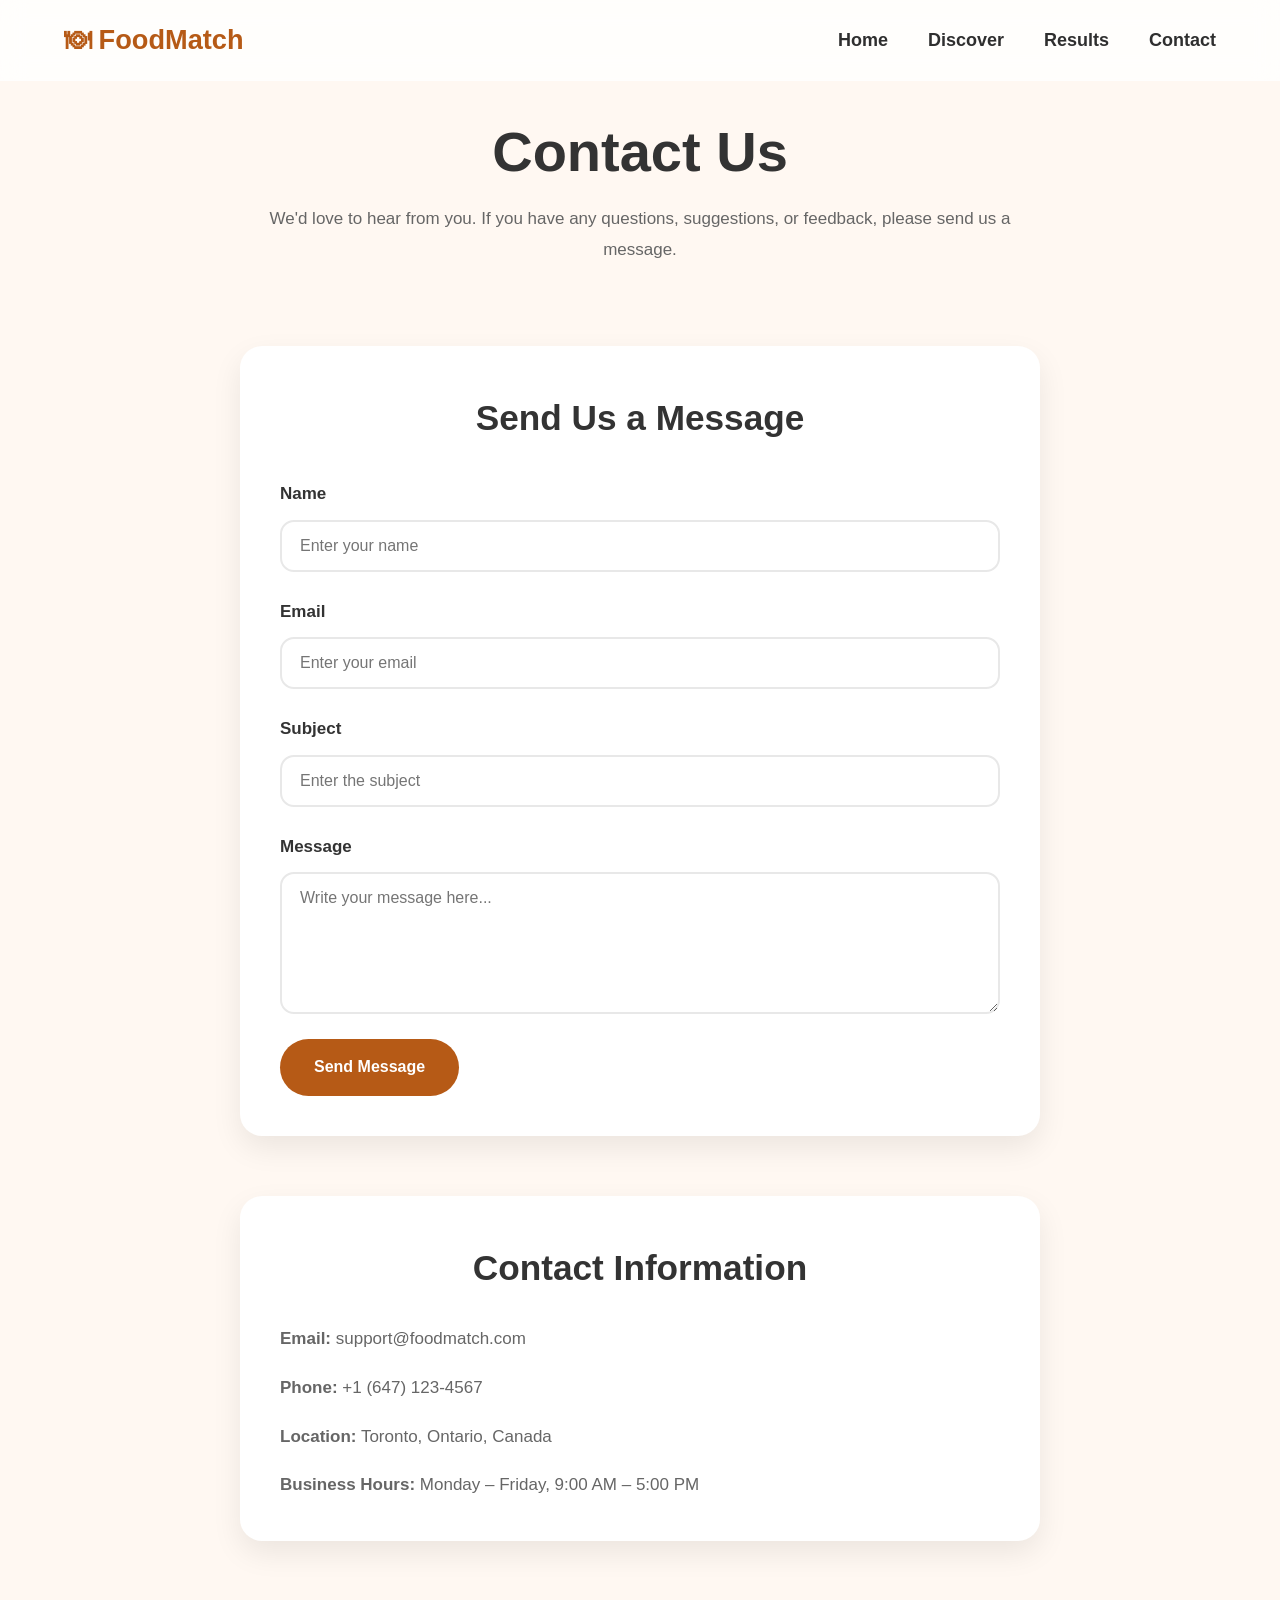
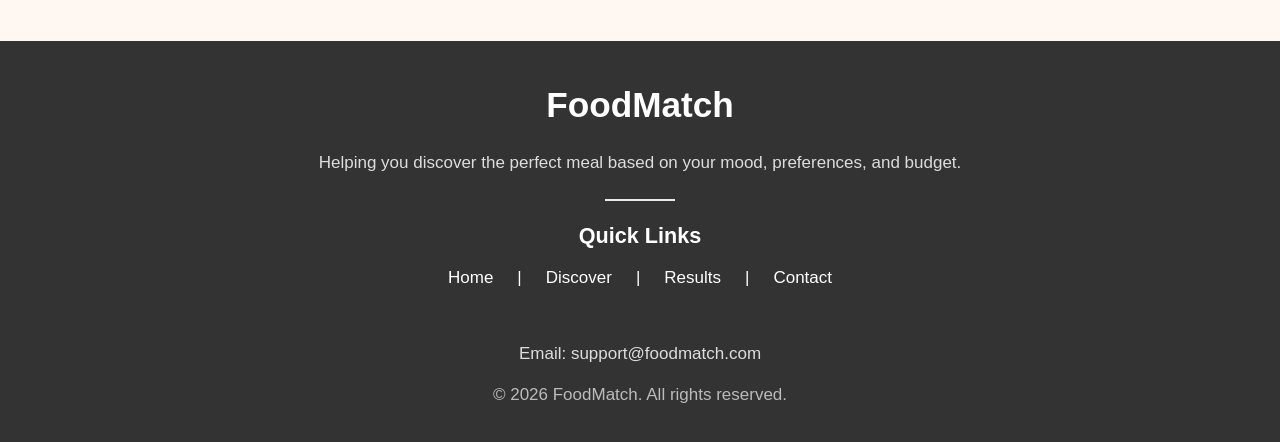
<file: Food Match/contact.html>
<!DOCTYPE html>
<html lang="en">

<head>

    <meta charset="UTF-8">

    <meta name="viewport" content="width=device-width, initial-scale=1.0">

    <title>FoodMatch | Contact</title>

    <link rel="stylesheet" href="css/style.css">

</head>

<body>

    <!-- Header -->

    <header class="header">

        <div class="container header-container">

            <h2 class="logo">🍽 FoodMatch</h2>

            <nav class="navbar">

                <a href="index.html">Home</a>

                <a href="discover.html">Discover</a>

                <a href="results.html">Results</a>

                <a href="contact.html">Contact</a>

            </nav>

        </div>

    </header>

    <main>

        <!-- =====================================================
             Page Intro
        ====================================================== -->

        <section class="page-intro contact-intro">

            <div class="container">

                <h1>Contact Us</h1>

                <p>
                    We'd love to hear from you. If you have any questions,
                    suggestions, or feedback, please send us a message.
                </p>

            </div>

        </section>

        <!-- =====================================================
             Contact Form
        ====================================================== -->

        <section class="contact-form">

            <div class="container">

                <h2>Send Us a Message</h2>

                <form id="contact-form" action="#" method="post" autocomplete="on">

                    <label for="name">Name</label>

                    <input
                        type="text"
                        id="name"
                        name="name"
                        placeholder="Enter your name"
                        required
                        minlength="2"
                        maxlength="50">

                    <label for="email">Email</label>

                    <input
                        type="email"
                        id="email"
                        name="email"
                        placeholder="Enter your email"
                        required>

                    <label for="subject">Subject</label>

                    <input
                        type="text"
                        id="subject"
                        name="subject"
                        placeholder="Enter the subject"
                        required
                        minlength="3"
                        maxlength="100">

                    <label for="message">Message</label>

                    <textarea
                        id="message"
                        name="message"
                        rows="6"
                        placeholder="Write your message here..."
                        required
                        minlength="10"
                        maxlength="500"></textarea>

                    <button type="submit">

                        Send Message

                    </button>

                </form>

            </div>

        </section>

        <!-- =====================================================
             Contact Information
        ====================================================== -->

        <section class="contact-information">

            <div class="container">

                <h2>Contact Information</h2>

                <p><strong>Email:</strong> support@foodmatch.com</p>

                <p><strong>Phone:</strong> +1 (647) 123-4567</p>

                <p><strong>Location:</strong> Toronto, Ontario, Canada</p>

                <p><strong>Business Hours:</strong> Monday – Friday, 9:00 AM – 5:00 PM</p>

            </div>

        </section>

    </main>

    <!-- Footer -->

    <footer class="footer">

        <div class="container">

            <h2>FoodMatch</h2>

            <p>
                Helping you discover the perfect meal based on your mood,
                preferences, and budget.
            </p>

            <hr>

            <h3>Quick Links</h3>

            <nav>

                <a href="index.html">Home</a> |

                <a href="discover.html">Discover</a> |

                <a href="results.html">Results</a> |

                <a href="contact.html">Contact</a>

            </nav>

            <br>

            <p>Email: support@foodmatch.com</p>

            <p>© 2026 FoodMatch. All rights reserved.</p>

        </div>

    </footer>

    <script src="js/contact.js"></script>

</body>

</html>
</file>
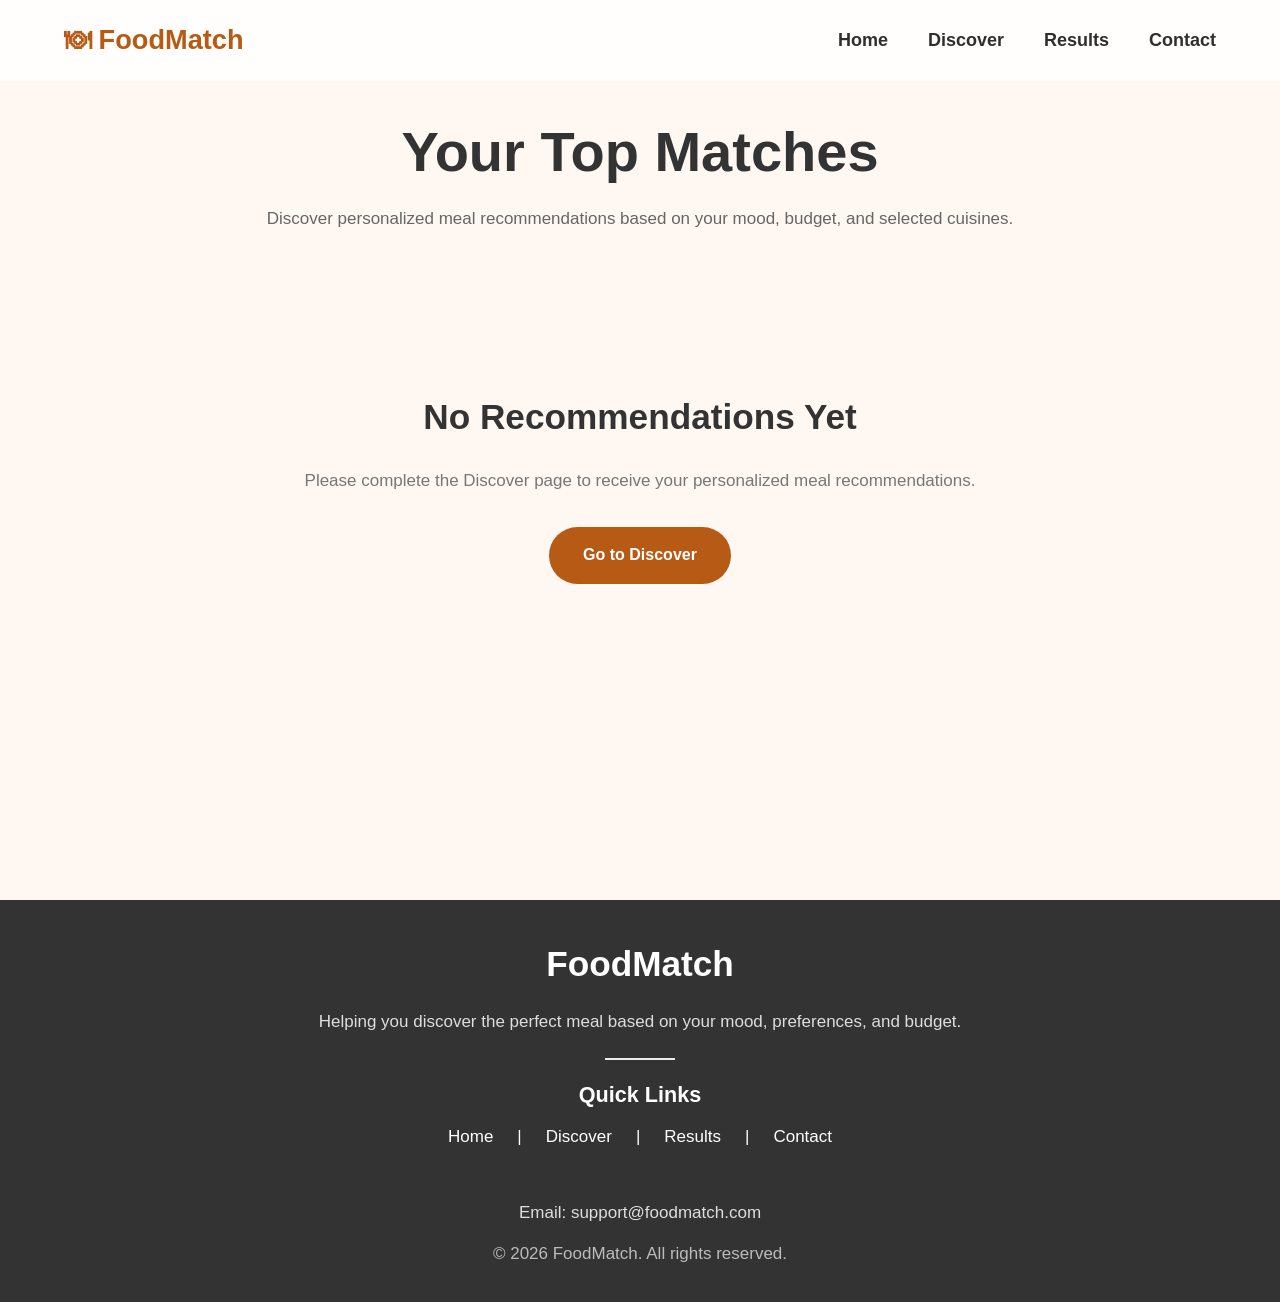
<file: Food Match/details.html>
<!DOCTYPE html>
<html lang="en">

<head>

    <meta charset="UTF-8">
    <meta name="viewport" content="width=device-width, initial-scale=1.0">

    <title>FoodMatch | Meal Details</title>

    <link rel="stylesheet" href="css/style.css">

</head>

<body>

    <!-- =====================================================
         Header
    ====================================================== -->

    <header class="header">

        <div class="container header-container">

            <h2 class="logo">🍽 FoodMatch</h2>

            <nav class="navbar">

                <a href="index.html">Home</a>
                <a href="discover.html">Discover</a>
                <a href="results.html">Results</a>
                <a href="contact.html">Contact</a>

            </nav>

        </div>

    </header>


    <!-- =====================================================
         Main
    ====================================================== -->

    <main>

        <!-- =====================================================
             Page Intro
        ====================================================== -->

        <section class="page-intro details-intro">

            <div class="container">

                <h1>Meal Details</h1>

                <p>

                    Discover more about your recommended meal,
                    including its ingredients and preparation.

                </p>

            </div>

        </section>


        <!-- =====================================================
             Meal Card
        ====================================================== -->

        <section class="meal-details">

            <div class="container">

                <article class="detail-card">

                    <img
                        id="meal-image"
                        src=""
                        alt="Meal Image">

                    <div class="detail-content">

                        <h2 id="meal-name"></h2>

                        <p
                            id="meal-info"
                            class="meal-category">
                        </p>

                        <p
                            id="meal-description"
                            class="meal-description">
                        </p>

                    </div>

                </article>

            </div>

        </section>


        <!-- =====================================================
             Ingredients + Preparation
        ====================================================== -->

        <section class="meal-information">

            <div class="container">

                <!-- Ingredients -->

                <div class="ingredients">

                    <h2>Ingredients</h2>

                    <ul id="ingredients-list">

                        <!-- Generated by JavaScript -->

                    </ul>

                </div>


                <!-- Preparation -->

                <div class="preparation">

                    <h2>Preparation</h2>

                    <div id="meal-instructions">

                        <!-- Generated by JavaScript -->

                    </div>

                </div>

            </div>

        </section>


        <!-- =====================================================
             Back Button
        ====================================================== -->

    <div class="back-button">

    <div class="container">

        <button type="button" onclick="history.back()">
            ← Back
        </button>

    </div>

</div>

        </section>

    </main>


    <!-- =====================================================
         Footer
    ====================================================== -->

    <footer class="footer">

        <div class="container">

            <h2>FoodMatch</h2>

            <p>

                Helping you discover the perfect meal
                based on your mood, preferences,
                and budget.

            </p>

            <hr>

            <h3>Quick Links</h3>

            <nav>

                <a href="index.html">Home</a> |

                <a href="discover.html">Discover</a> |

                <a href="results.html">Results</a> |

                <a href="contact.html">Contact</a>

            </nav>

            <br>

            <p>Email: support@foodmatch.com</p>

            <p>© 2026 FoodMatch. All rights reserved.</p>

        </div>

    </footer>

    <script src="js/details.js"></script>

</body>

</html>
</file>
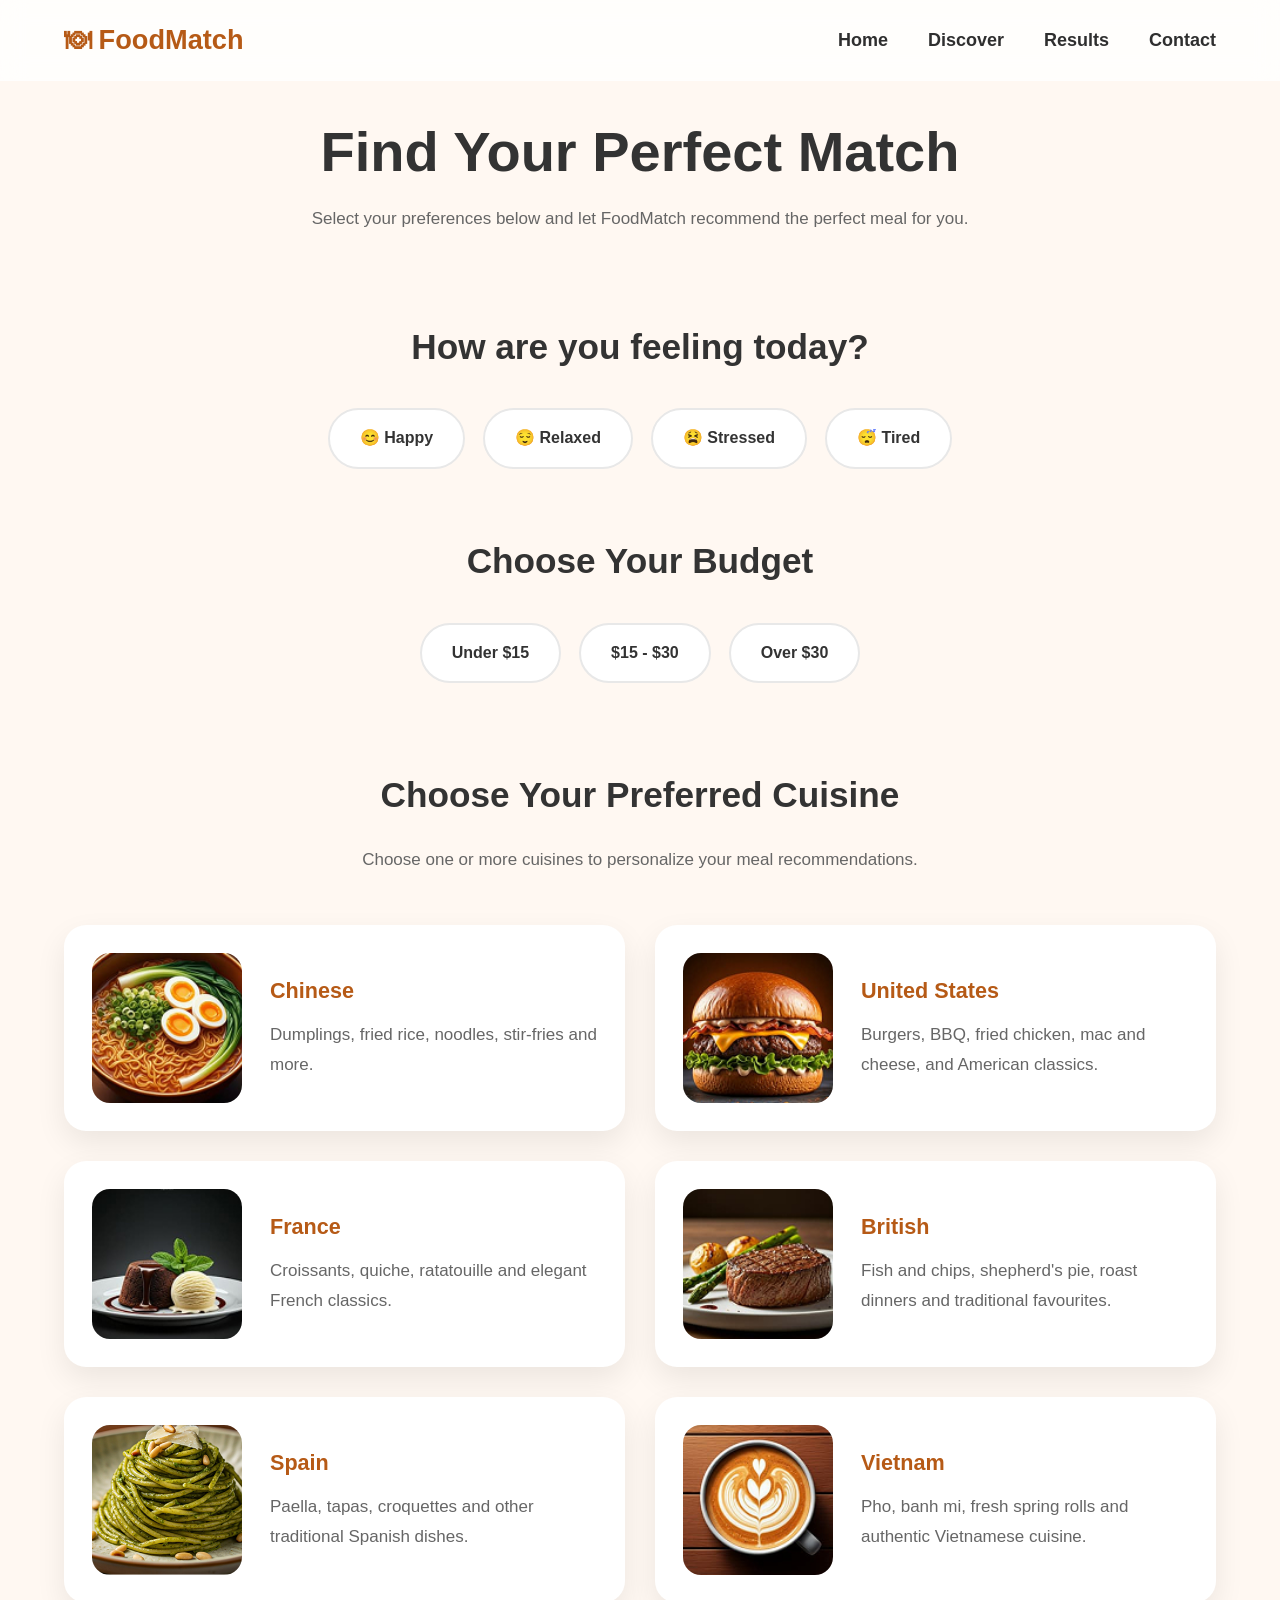
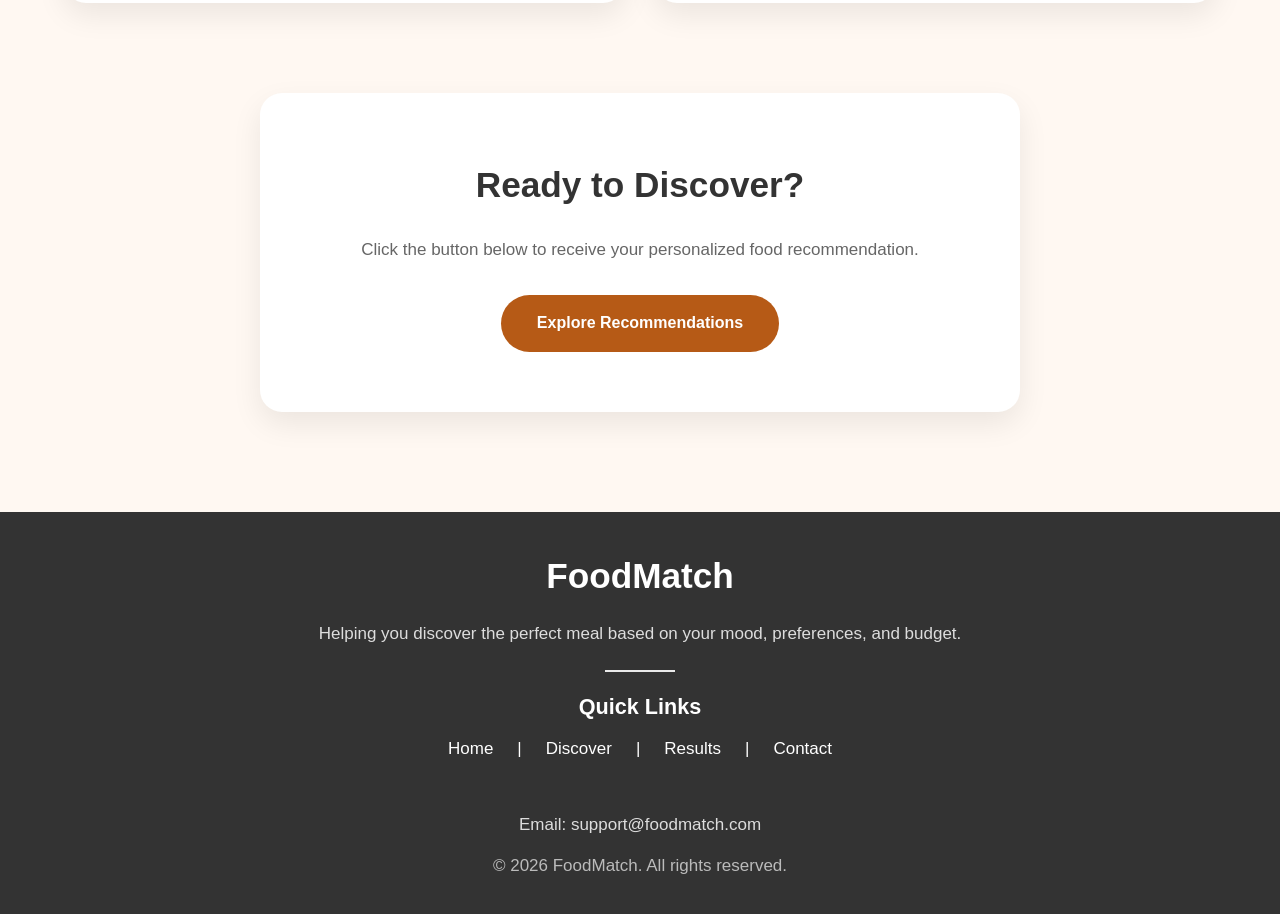
<file: Food Match/discover.html>
<!DOCTYPE html>
<html lang="en">

<head>
    <meta charset="UTF-8">
    <meta name="viewport" content="width=device-width, initial-scale=1.0">
    <title>FoodMatch | Discover</title>
    <link rel="stylesheet" href="css/style.css">
</head>

<body>

    <!-- =====================================================
         Header
    ====================================================== -->

    <header class="header">

        <div class="container header-container">

            <h2 class="logo">🍽 FoodMatch</h2>

            <nav class="navbar">

                <a href="index.html">Home</a>
                <a href="discover.html">Discover</a>
                <a href="results.html">Results</a>
                <a href="contact.html">Contact</a>

            </nav>

        </div>

    </header>


    <!-- =====================================================
         Main
    ====================================================== -->

    <main>

        <!-- ---------- Introduction ---------- -->

        <section class="page-intro discover-intro">

            <div class="container">

                <h1>Find Your Perfect Match</h1>

                <p>
                    Select your preferences below and let FoodMatch
                    recommend the perfect meal for you.
                </p>

            </div>

        </section>


        <!-- ---------- Mood Selection ---------- -->

        <section class="mood">

            <div class="container">

                <h2>How are you feeling today?</h2>

                <div class="option-buttons">

                    <button>😊 Happy</button>

                    <button>😌 Relaxed</button>

                    <button>😫 Stressed</button>

                    <button>😴 Tired</button>

                </div>

            </div>

        </section>


        <!-- ---------- Budget ---------- -->

        <section class="budget">

            <div class="container">

                <h2>Choose Your Budget</h2>

                <div class="option-buttons">

                    <button>Under $15</button>

                    <button>$15 - $30</button>

                    <button>Over $30</button>

                </div>

            </div>

        </section>


        <!-- ---------- Food Categories ---------- -->

        <section class="categories">

            <div class="container">

                <h2>Choose Your Preferred Cuisine</h2>

                <p>
                Choose one or more cuisines to personalize your meal recommendations.
               </p>

                <div class="category-grid">

                    <article class="category-card">

                        <img src="images/Chinese.jpg" alt="Chinese Cuisine">

                        <div class="category-content">

                            <h3>Chinese</h3>

                        <p>
                         Dumplings, fried rice, noodles, stir-fries and more.
                        </p>

                        </div>

                    </article>


                    <article class="category-card">

                        <img src="images/United States.jpg" alt="United States Cuisine">

                        <div class="category-content">

                            <h3>United States</h3>

                         <p>
                             Burgers, BBQ, fried chicken, mac and cheese, and American classics.
                         </p>

                        </div>

                    </article>


                    <article class="category-card">

                        <img src="images/France.jpg" alt="France Cuisine">

                        <div class="category-content">

                            <h3>France</h3>

                         <p>
                             Croissants, quiche, ratatouille and elegant French classics.
                         </p> 

                        </div>

                    </article>


                    <article class="category-card">

                        <img src="images/British.jpg" alt="British Cuisine">

                        <div class="category-content">

                            <h3>British</h3>

                         <p>
                             Fish and chips, shepherd's pie, roast dinners and traditional favourites.
                         </p>

                        </div>

                    </article>


                    <article class="category-card">

                        <img src="images/Spain.jpg" alt="Spain">

                        <div class="category-content">

                            <h3>Spain</h3>

                         <p>
                             Paella, tapas, croquettes and other traditional Spanish dishes.
                         </p>

                        </div>

                    </article>


                    <article class="category-card">

                        <img src="images/Vietnam.jpg" alt="Vietnam Cuisine">

                        <div class="category-content">

                            <h3>Vietnam</h3>

                         <p>
                             Pho, banh mi, fresh spring rolls and authentic Vietnamese cuisine.
                         </p>

                        </div>

                    </article>

                </div>

            </div>

        </section>


        <!-- ---------- Call To Action ---------- -->

        <section class="discover-cta">

            <div class="container">

                <h2>Ready to Discover?</h2>

                <p>
                    Click the button below to receive your personalized food recommendation.
                </p>

                <a href="results.html">

                    <button>Explore Recommendations</button>

                </a>

            </div>

        </section>

    </main>


    <!-- =====================================================
         Footer
    ====================================================== -->

    <footer class="footer">

        <div class="container">

            <h2>FoodMatch</h2>

            <p>
                Helping you discover the perfect meal based on your mood,
                preferences, and budget.
            </p>

            <hr>

            <h3>Quick Links</h3>

            <nav>

                <a href="index.html">Home</a> |

                <a href="discover.html">Discover</a> |

                <a href="results.html">Results</a> |

                <a href="contact.html">Contact</a>

            </nav>

            <br>

            <p>Email: support@foodmatch.com</p>

            <p>© 2026 FoodMatch. All rights reserved.</p>

        </div>

    </footer>
    
<script src="js/discover.js"></script>

</body>

</html>
</file>
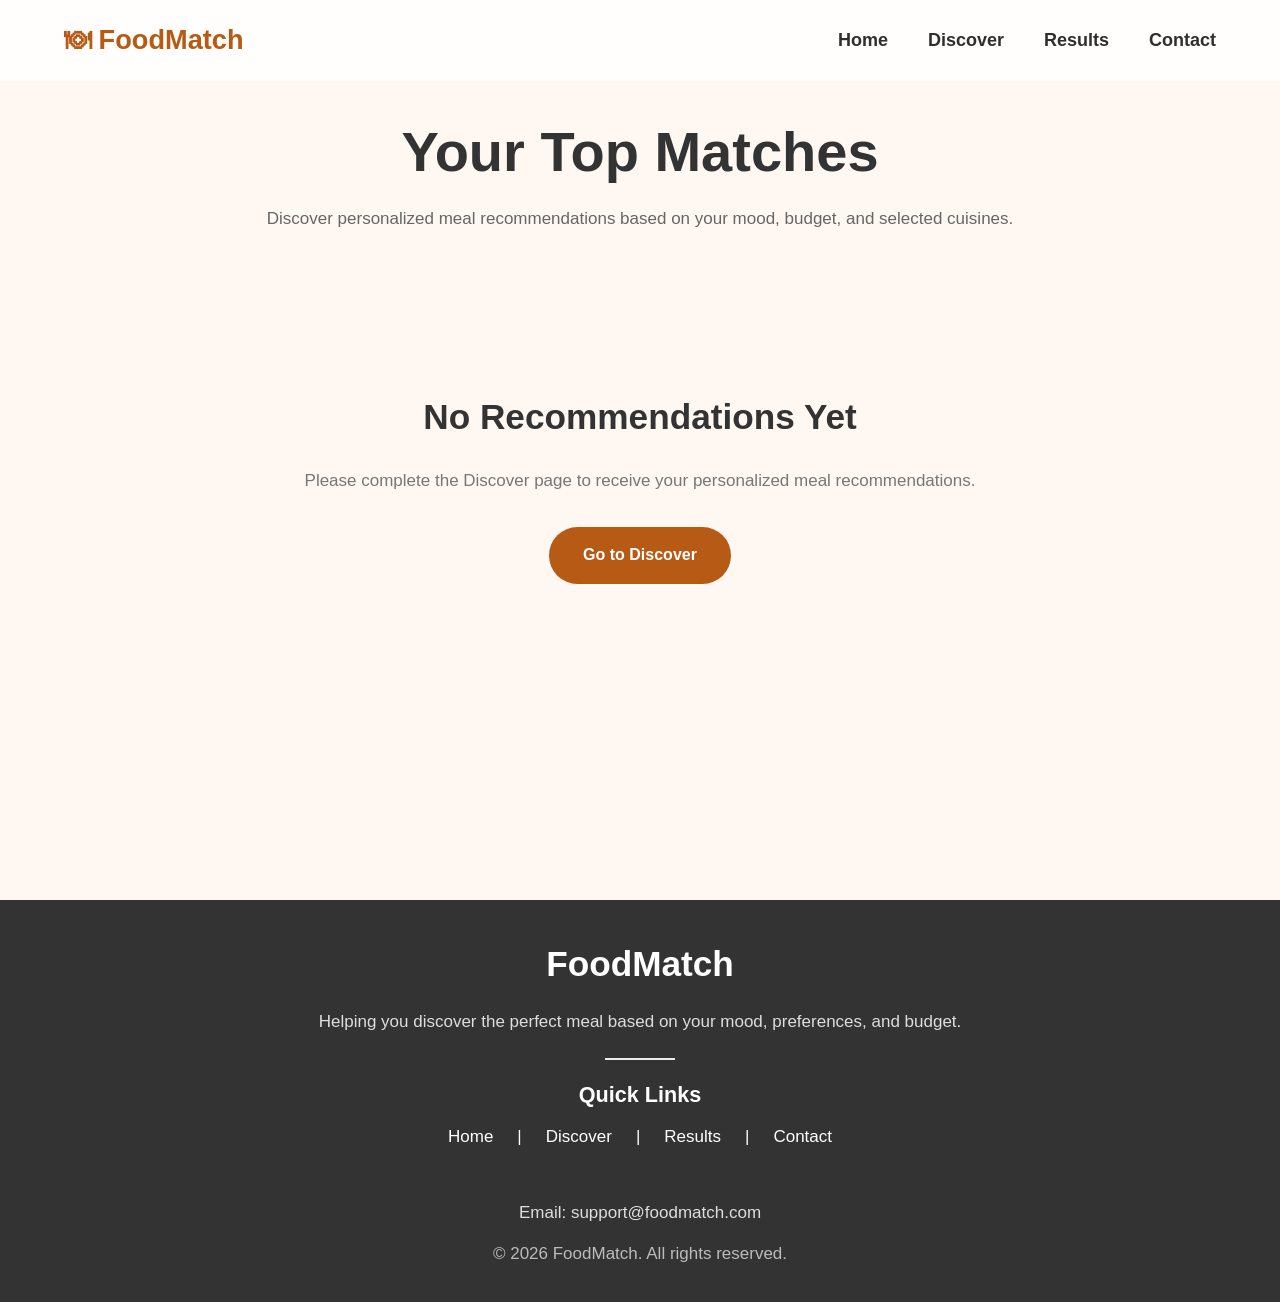
<file: Food Match/results.html>
<!DOCTYPE html>
<html lang="en">

<head>

    <meta charset="UTF-8">

    <meta name="viewport" content="width=device-width, initial-scale=1.0">

    <title>FoodMatch | Results</title>

    <link rel="stylesheet" href="css/style.css">

</head>

<body>

    <!-- =====================================================
         Header
    ====================================================== -->

    <header class="header">

        <div class="container header-container">

            <h2 class="logo">🍽 FoodMatch</h2>

            <nav class="navbar">

                <a href="index.html">Home</a>
                <a href="discover.html">Discover</a>
                <a href="results.html">Results</a>
                <a href="contact.html">Contact</a>

            </nav>

        </div>

    </header>


    <!-- =====================================================
         Main
    ====================================================== -->

    <main>

        <!-- ---------- Page Intro ---------- -->

        <section class="page-intro results-intro">

            <div class="container">

                <h1>Your Top Matches</h1>

                <p>
                    Discover personalized meal recommendations based on your mood,
                    budget, and selected cuisines.
                </p>

            </div>

        </section>


        <!-- ---------- User Preferences ---------- -->

        <section class="result-summary">

            <div class="container">

                <h2>Your Preferences</h2>

                <div class="selected-options" id="selected-options">

                    <!-- Generated by JavaScript -->

                </div>

            </div>

        </section>


        <!-- ---------- Restaurant Results ---------- -->

        <section class="restaurant-results">

            <div class="container">

                <!-- Empty State -->

                <div id="empty-state" style="display:none;">

                    <h2>No Recommendations Yet</h2>

                    <p>
                        Please complete the Discover page to receive your personalized meal recommendations.
                    </p>

                    <a href="discover.html">

                        <button>Go to Discover</button>

                    </a>

                </div>


                <!-- API Meal Cards -->

                <div id="results-container">

                    <!-- Generated by JavaScript -->

                </div>

            </div>

        </section>

    </main>


    <!-- =====================================================
         Footer
    ====================================================== -->

    <footer class="footer">

        <div class="container">

            <h2>FoodMatch</h2>

            <p>

                Helping you discover the perfect meal based on your mood,
                preferences, and budget.

            </p>

            <hr>

            <h3>Quick Links</h3>

            <nav>

                <a href="index.html">Home</a> |

                <a href="discover.html">Discover</a> |

                <a href="results.html">Results</a> |

                <a href="contact.html">Contact</a>

            </nav>

            <br>

            <p>Email: support@foodmatch.com</p>

            <p>© 2026 FoodMatch. All rights reserved.</p>

        </div>

    </footer>

    <script src="js/results.js"></script>

</body>

</html>
</file>
<file: Food Match/css/style.css>
/* =====================================================
   FOODMATCH STYLE.CSS
   Part 1
   Global Layout
===================================================== */



/* =====================================================
   RESET
===================================================== */

*{
    margin:0;
    padding:0;
    box-sizing:border-box;
}

html{
    scroll-behavior:smooth;
}

body{
    font-family:"Poppins", Arial, Helvetica, sans-serif;
    background:#FFF8F2;
    color:#2F2F2F;
    font-size:17px;
    line-height:1.8;
}

img{
    display:block;
    max-width:100%;
}

a{
    text-decoration:none;
    color:inherit;
}

button{
    border:none;
    cursor:pointer;
    font:inherit;
}

ul{
    list-style:none;
}



/* =====================================================
   GLOBAL
===================================================== */

:root{

    --primary:#B65A16;
    --primary-dark:#96440D;

    --background:#FFF8F2;
    --surface:#FFFFFF;

    --text:#2F2F2F;
    --text-light:#666666;

    --shadow:0 12px 30px rgba(0,0,0,.08);

    --radius:22px;

    --transition:.3s ease;

}

.container{

    width:min(1200px,90%);
    margin:0 auto;

}

section{

    padding:90px 0;

}

h1{

    font-size:3.5rem;
    line-height:1.15;
    margin-bottom:20px;

}

h2{

    font-size:2.2rem;
    margin-bottom:20px;
    text-align:center;

}

h3{

    font-size:1.35rem;

    font-weight:700;

    line-height:1.4;

    margin-bottom:12px;

}

h4{

    font-size:1.15rem;

    font-weight:600;

    color:var(--primary);

    line-height:1.5;

    margin-bottom:10px;

}

p{

    font-size:17px;

    line-height:1.8;

    color:var(--text-light);

}

button{

    background:var(--primary);
    color:white;

    padding:14px 34px;

    border-radius:999px;

    font-size:16px;

    font-weight:600;

    transition:var(--transition);

}

button:hover{

    background:var(--primary-dark);

    transform:translateY(-3px);

}

hr{

    border:none;

    height:1px;

    background:#E5E5E5;

    margin:35px 0;

}



/* =====================================================
   HEADER
===================================================== */

.header{

    position:fixed;

    top:0;
    left:0;

    width:100%;

    z-index:1000;

    border-bottom:1px solid #EEEEEE;

    background:rgba(255,255,255,.78);

    backdrop-filter:blur(12px);

    -webkit-backdrop-filter:blur(12px);

    border-bottom:1px solid rgba(255,255,255,.25);

}

.header-container{

    display:flex;

    justify-content:space-between;

    align-items:center;

    height:80px;

}

.logo{

    margin-bottom:0;

    color:var(--primary);

    font-size:1.7rem;

    font-weight:700;

}

.navbar{

    display:flex;

    gap:40px;

}

.navbar a{

    position:relative;

    font-weight:600;

    font-size:18px;

    transition:var(--transition);

}

.navbar a:hover{

    color:var(--primary);

}

.navbar a::after{

    content:"";

    position:absolute;

    left:0;

    bottom:-6px;

    width:0;

    height:2px;

    background:var(--primary);

    transition:var(--transition);

}

.navbar a:hover::after{

    width:100%;

}


/* =====================================================
   PAGE INTRO
===================================================== */

.page-intro{

    padding:120px 0 60px;

}

.page-intro .container{

    max-width:760px;

    text-align:center;

}

.page-intro h1{

    margin-bottom:20px;

    color:#333;

}

.page-intro p{

    color:#666;

}


/* =====================================================
   MAIN LAYOUT
===================================================== */

main{

    min-height:100vh;

}

main section:not(.hero){

    background:var(--background);

}

.card{

    background:var(--surface);

    border-radius:var(--radius);

    box-shadow:var(--shadow);

}

/* =====================================================
   HOME
===================================================== */


/* ---------- Hero ---------- */

.hero{

    position:relative;

    width:100%;

    height:100vh;

    display:flex;

    justify-content:center;

    align-items:center;

    overflow:hidden;

    padding:0;

}


/* ---------- Hero Video ---------- */

.hero-video{

    position:absolute;

    inset:0;

    width:100%;

    height:100%;

    object-fit:cover;

    object-position:center;

    z-index:-2;

}


/* ---------- Hero Overlay ---------- */

.hero-overlay{

    position:absolute;

    inset:0;

    background:rgba(0,0,0,.16);

    z-index:-1;

}


/* ---------- Hero Content ---------- */

.hero-content{

    max-width:460px;

    padding:32px 36px;

    text-align:center;

    border-radius:22px;

    background:rgba(255,255,255,.10);

    backdrop-filter:blur(8px);

    -webkit-backdrop-filter:blur(8px);

    box-shadow:0 10px 30px rgba(0,0,0,.12);

}


/* ---------- Hero Title ---------- */

.hero-content h1{

    color:#fff;

    margin-bottom:18px;

    text-shadow:0 3px 10px rgba(0,0,0,.35);

}


/* ---------- Hero Description ---------- */

.hero-content p{

    color:rgba(255,255,255,.95);

    margin-bottom:28px;

}


/* ---------- Hero Button ---------- */

.hero-content button{

    padding:14px 36px;

    border-radius:999px;

    background:var(--primary);

    color:#fff;

    transition:.3s;

}

.hero-content button:hover{

    background:var(--primary-dark);

    transform:translateY(-3px);

}


/* =====================================================
   FEATURES
===================================================== */

.features{

    padding:90px 0 55px;

}

.features .container{

    text-align:center;

}

.features h2{

    margin-bottom:55px;

    color:#333;

}

.feature-grid{

    display:grid;

    grid-template-columns:repeat(3,1fr);

    gap:35px;

}

.feature-card{

    background:#fff;

    padding:50px 38px;

    border-radius:22px;

    box-shadow:0 10px 28px rgba(0,0,0,.08);

    transition:.3s ease;

}

.feature-card:hover{

    transform:translateY(-8px);

    box-shadow:0 18px 40px rgba(0,0,0,.12);

}

.feature-card h3{

    margin-bottom:22px;

    color:var(--primary);

}

.feature-card p{

    color:#666;

}


/* =====================================================
   TODAY'S SUGGESTION
===================================================== */

.today{

    padding:40px 0 90px;

}

.today .container{

    text-align:center;

}

.today h2{

    color:#333;

    margin-bottom:45px;

}


/* ---------- Card ---------- */

.today-card{

    max-width:1050px;

    margin:0 auto;

    padding:45px;

    display:flex;

    align-items:center;

    gap:50px;

    background:#fff;

    border-radius:22px;

    box-shadow:0 12px 32px rgba(0,0,0,.08);

    transition:.3s ease;

}

.today-card:hover{

    transform:translateY(-8px);

    box-shadow:0 20px 45px rgba(0,0,0,.12);

}


/* ---------- Image ---------- */

.today-card img{

    width:300px;

    height:300px;

    object-fit:cover;

    border-radius:18px;

    flex-shrink:0;

}


/* ---------- Content ---------- */

.today-card-content{

    flex:1;

    display:flex;

    flex-direction:column;

    align-items:flex-start;

    text-align:left;

}


/* ---------- Badge ---------- */

.today-card-content h4{

    display:inline-block;

    padding:8px 18px;

    margin-bottom:18px;

    background:#FFF3E6;

    color:var(--primary);

    border-radius:999px;

    font-size:1rem;

}


/* ---------- Title ---------- */

.today-card-content h3{

    color:#333;

    margin-bottom:18px;

}


/* ---------- Description ---------- */

.today-card-content p{

    color:#666;

    margin-bottom:18px;

}


/* ---------- Rating ---------- */

.rating{

    font-size:1rem;

    font-weight:600;

    color:#444;

    margin-bottom:28px;

}


/* ---------- Button ---------- */

.today-card-content a{

    text-decoration:none;

}

.today-card-content button{

    padding:14px 36px;

    border-radius:999px;

    background:var(--primary);

    color:#fff;

    transition:.3s ease;

}

.today-card-content button:hover{

    background:var(--primary-dark);

    transform:translateY(-2px);

}

/* =====================================================
   DISCOVER
===================================================== */


/* ---------- Mood ---------- */

.mood{

    padding:20px 0 40px;

}

.mood .container{

    text-align:center;

}

.mood h2{

    margin-bottom:30px;

    color:#333;

}


/* ---------- Budget ---------- */

.budget{

    padding:20px 0 60px;

}

.budget .container{

    text-align:center;

}

.budget h2{

    margin-bottom:30px;

    color:#333;

}


/* ---------- Shared Buttons ---------- */

.option-buttons{

    display:flex;

    justify-content:center;

    flex-wrap:wrap;

    gap:18px;

}

.option-buttons button{

    padding:14px 30px;

    border-radius:999px;

    background:#fff;

    color:#333;

    border:2px solid #E8E8E8;

    transition:.3s ease;

}

.option-buttons button:hover{

    background:var(--primary);

    color:#fff;

    border-color:var(--primary);

    transform:translateY(-3px);

}


/* =====================================================
   CATEGORIES
===================================================== */

.categories{

    padding:20px 0 90px;

}

.categories .container{

    text-align:center;

}

.categories h2{

    color:#333;

    margin-bottom:18px;

}

.categories > .container > p{

    color:#666;

    margin-bottom:50px;

}


/* ---------- Grid ---------- */

.category-grid{

    display:grid;

    grid-template-columns:repeat(2,1fr);

    gap:30px;

}


/* ---------- Card ---------- */

.category-card{

    display:flex;

    align-items:center;

    gap:28px;

    padding:28px;

    background:#fff;

    border-radius:22px;

    box-shadow:0 12px 30px rgba(0,0,0,.08);

    transition:.3s ease;

    cursor:pointer;

}

.category-card:hover{

    transform:translateY(-6px);

    box-shadow:0 18px 40px rgba(0,0,0,.12);

}


/* ---------- Image ---------- */

.category-card img{

    width:150px;

    height:150px;

    object-fit:cover;

    border-radius:18px;

    flex-shrink:0;

}


/* ---------- Content ---------- */

.category-content{

    flex:1;

    text-align:left;

}

.category-content h3{

    color:var(--primary);

    margin-bottom:14px;

}

.category-content p{

    color:#666;

}


/* =====================================================
   CTA
===================================================== */

.discover-cta{

    padding:0 0 100px;

}

.discover-cta .container{

    max-width:760px;

    text-align:center;

    background:#fff;

    padding:60px 40px;

    border-radius:22px;

    box-shadow:0 12px 30px rgba(0,0,0,.08);

}

.discover-cta h2{

    color:#333;

    margin-bottom:18px;

}

.discover-cta p{

    color:#666;

    margin-bottom:30px;

}

.discover-cta a{

    text-decoration:none;

}

.discover-cta button{

    padding:14px 36px;

    border-radius:999px;

    background:var(--primary);

    color:#fff;

    transition:.3s ease;

}

.discover-cta button:hover{

    background:var(--primary-dark);

    transform:translateY(-3px);

}

/* Selected Mood & Budget Button */
.option-buttons button.active{

    background: var(--primary);

    color: #fff;

}

/* Selected Category */
.category-card.active{

    border: 3px solid var(--primary);

    transform: translateY(-6px);

}

/* =====================================================
   RESULTS
===================================================== */


/* ---------- Selected Preferences ---------- */

.result-summary{

    padding:20px 0 60px;

}

.result-summary .container{

    text-align:center;

}

.result-summary h2{

    color:#333;

    margin-bottom:30px;

}


/* ---------- Preference Tags ---------- */

.selected-options{

    display:flex;

    justify-content:center;

    flex-wrap:wrap;

    gap:18px;

}

.selected-options span{

    display:inline-block;

    padding:14px 26px;

    background:#fff;

    border:2px solid #E8E8E8;

    border-radius:999px;

    color:#333;

}


/* =====================================================
   RESTAURANT RESULTS
===================================================== */

.restaurant-results{

    padding:10px 0 100px;

}


/* ---------- Card Layout ---------- */

#results-container{

    display:flex;

    flex-direction:column;

    gap:45px;

}


/* ---------- Restaurant Card ---------- */

.restaurant-card{

    display:flex;

    align-items:center;

    gap:30px;

    padding:30px;

    background:#fff;

    border-radius:22px;

    box-shadow:0 12px 30px rgba(0,0,0,.08);

    transition:.3s ease;

}

.restaurant-card:hover{

    transform:translateY(-6px);

    box-shadow:0 18px 40px rgba(0,0,0,.12);

}


/* ---------- Image ---------- */

.restaurant-card img{

    width:220px;

    height:180px;

    object-fit:cover;

    border-radius:18px;

    flex-shrink:0;

}


/* ---------- Content ---------- */

.restaurant-content{

    flex:1;

}

.restaurant-content h3{

    color:var(--primary);

    margin-bottom:12px;

}

.meal-category{

    color:#888;

    margin-bottom:16px;

    font-weight:500;

}

.restaurant-content p{

    color:#666;

    margin-bottom:24px;

}


/* ---------- Button ---------- */

.restaurant-content a{

    text-decoration:none;

}

.restaurant-content button{

    padding:14px 34px;

    border-radius:999px;

    background:var(--primary);

    color:#fff;

    transition:.3s ease;

}

.restaurant-content button:hover{

    background:var(--primary-dark);

    transform:translateY(-3px);

}


/* =====================================================
   EMPTY STATE
===================================================== */

#empty-state{

    text-align:center;

    padding:80px 20px;

}

#empty-state h2{

    color:#333;

    margin-bottom:18px;

}

#empty-state p{

    color:#777;

    margin-bottom:30px;

    line-height:1.8;

}

#empty-state a{

    text-decoration:none;

}

#empty-state button{

    padding:14px 34px;

    border-radius:999px;

    background:var(--primary);

    color:#fff;

    transition:.3s ease;

}

#empty-state button:hover{

    background:var(--primary-dark);

    transform:translateY(-3px);

}

/* =====================================================
   DETAILS
===================================================== */


/* ---------- Meal Details ---------- */

.meal-details{

    padding:20px 0 60px;

}

.detail-card{

    display:flex;

    align-items:center;

    gap:30px;

    padding:30px;

    background:#fff;

    border-radius:22px;

    box-shadow:0 12px 30px rgba(0,0,0,.08);

    transition:.3s ease;

}

.detail-card:hover{

    transform:translateY(-6px);

    box-shadow:0 18px 40px rgba(0,0,0,.12);

}


/* ---------- Image ---------- */

.detail-card img{

    width:220px;

    height:180px;

    object-fit:cover;

    border-radius:18px;

    flex-shrink:0;

}


/* ---------- Content ---------- */

.detail-content{

    flex:1;

    text-align:left;

}

.detail-content h2{

    color:var(--primary);

    margin-bottom:12px;

    text-align:left;

}

.detail-content .meal-category{

    color:#888;

    margin-bottom:16px;

    font-weight:500;

}

.detail-content .meal-description{

    color:#666;

    line-height:1.8;

}


/* =====================================================
   MEAL INFORMATION
===================================================== */

.meal-information{

    padding:0 0 60px;

}

.meal-information .container{

    display:grid;

    grid-template-columns:340px 1fr;

    gap:40px;

    align-items:start;

}

.ingredients,
.preparation{

    padding:30px;

    background:#fff;

    border-radius:22px;

    box-shadow:0 12px 30px rgba(0,0,0,.08);

    transition:.3s ease;

}

.ingredients:hover,
.preparation:hover{

    transform:translateY(-6px);

    box-shadow:0 18px 40px rgba(0,0,0,.12);

}

.nutrition h2,
.ingredients h2{

    color:#333;

    margin-bottom:20px;

}

.nutrition ul,
.ingredients ul{

    padding-left:22px;

}

.nutrition li,
.ingredients li{

    color:#666;

    margin-bottom:12px;

    line-height:1.8;

}

.preparation h2{

    margin-bottom:20px;

}

#meal-instructions{

    line-height:1.9;

    color:#666;

    white-space:pre-line;

}


/* =====================================================
   RECOMMENDATION
===================================================== */

.recommendation{

    padding:0 0 60px;

}

.recommendation .container{

    padding:30px;

    background:#fff;

    border-radius:22px;

    box-shadow:0 12px 30px rgba(0,0,0,.08);

    transition:.3s ease;

}

.recommendation .container:hover{

    transform:translateY(-6px);

    box-shadow:0 18px 40px rgba(0,0,0,.12);

}

.recommendation h2{

    color:#333;

    margin-bottom:20px;

}

.recommendation ul{

    padding-left:22px;

}

.recommendation li{

    color:#666;

    margin-bottom:12px;

    line-height:1.8;

}


/* =====================================================
   BACK BUTTON
===================================================== */

.back-button{

    padding:0 0 100px;

}

.back-button .container{

    text-align:center;

}

.back-button a{

    text-decoration:none;

}

.back-button button{

    padding:14px 34px;

    border-radius:999px;

    background:var(--primary);

    color:#fff;

    transition:.3s ease;

}

.back-button button:hover{

    background:var(--primary-dark);

    transform:translateY(-3px);

}

/* =====================================================
   CONTACT
===================================================== */


/* ---------- Contact Form ---------- */

.contact-form{

    padding:20px 0 60px;

}

.contact-form .container{

    max-width:800px;

    padding:40px;

    background:#fff;

    border-radius:22px;

    box-shadow:0 12px 30px rgba(0,0,0,.08);

    transition:.3s ease;

}

.contact-form .container:hover{

    transform:translateY(-6px);

    box-shadow:0 18px 40px rgba(0,0,0,.12);

}

.contact-form h2{

    margin-bottom:30px;

    color:#333;

}


/* ---------- Form ---------- */

.contact-form form{

    display:flex;

    flex-direction:column;

}


/* ---------- Labels ---------- */

.contact-form label{

    font-weight:600;

    margin-bottom:10px;

    color:#333;

}


/* ---------- Inputs ---------- */

.contact-form input,
.contact-form textarea{

    width:100%;

    padding:15px 18px;

    margin-bottom:25px;

    border:2px solid #E8E8E8;

    border-radius:14px;

    font-size:16px;

    font-family:inherit;

    transition:.3s ease;

    resize:vertical;

}

.contact-form input:focus,
.contact-form textarea:focus{

    outline:none;

    border-color:var(--primary);

    box-shadow:0 0 0 4px rgba(255,145,77,.15);

}


/* ---------- Button ---------- */

.contact-form button{

    align-self:flex-start;

    padding:14px 34px;

    border-radius:999px;

    background:var(--primary);

    color:#fff;

    transition:.3s ease;

}

.contact-form button:hover{

    background:var(--primary-dark);

    transform:translateY(-3px);

}


/* =====================================================
   CONTACT INFORMATION
===================================================== */

.contact-information{

    padding:0 0 100px;

}

.contact-information .container{

    max-width:800px;

    padding:40px;

    background:#fff;

    border-radius:22px;

    box-shadow:0 12px 30px rgba(0,0,0,.08);

    transition:.3s ease;

}

.contact-information .container:hover{

    transform:translateY(-6px);

    box-shadow:0 18px 40px rgba(0,0,0,.12);

}

.contact-information h2{

    margin-bottom:25px;

    color:#333;

}

.contact-information p{

    margin-bottom:18px;

    color:#666;

}

.contact-information p:last-child{

    margin-bottom:0;

}

/* =====================================================
   FOOTER
===================================================== */

.footer{

    padding:32px 0;

    background:#333;

    color:#fff;

    text-align:center;

}

.footer .container{

    max-width:900px;

}

.footer h2{

    color:#fff;

    margin-bottom:12px;

}

.footer p{

    color:#DDD;

    margin-bottom:10px;

}

.footer hr{

    width:70px;

    margin:20px auto;

    border:none;

    border-top:2px solid rgba(255,255,255,.2);

}

.footer h3{

    color:#fff;

    margin-bottom:12px;

}

.footer nav{

    display:flex;

    justify-content:center;

    gap:24px;

    flex-wrap:wrap;

    margin-bottom:15px;

}

.footer nav a{

    color:#fff;

    text-decoration:none;

    transition:.3s ease;

}

.footer nav a:hover{

    color:var(--primary);

}

.footer p:last-child{

    margin-bottom:0;

    color:#BBB;

}

/* =====================================================
   RESPONSIVE
===================================================== */


/* =====================================================
   TABLET
   769px - 1024px
===================================================== */

@media (max-width:1024px){

    .container{
        width:92%;
    }

    /* ---------- Header ---------- */

    .header-container{
        width:92%;
    }

    .navbar{
        gap:28px;
    }

    .navbar a{
        font-size:17px;
    }


    /* ---------- Feature Grid ---------- */

    .feature-grid{
        grid-template-columns:repeat(2,1fr);
    }


    /* ---------- Category Grid ---------- */

    .category-grid{
        grid-template-columns:repeat(2,1fr);
    }


    /* ---------- Restaurant / Detail Cards ---------- */

    .restaurant-card,
    .detail-card{
        gap:20px;
    }

    .restaurant-card img,
    .detail-card img{
        width:180px;
        height:150px;
    }


    /* ---------- Today's Suggestion ---------- */

    .today-card{
        gap:25px;
    }

}


/* =====================================================
   MOBILE
   768px and below
===================================================== */

@media (max-width:768px){

    /* =================================================
       GLOBAL
    ================================================= */

    *{
        box-sizing:border-box;
    }

    body{
        overflow-x:hidden;
    }

    .container{
        width:92%;
        max-width:none;
    }


    /* =================================================
       HEADER
    ================================================= */

    .header{
        width:100%;
        height:auto;
        left:0;
        right:0;
    }

    .header-container{
        width:100%;
        max-width:none;

        display:flex;
        flex-direction:column;

        justify-content:center;
        align-items:center;

        height:auto;

        padding:16px 20px 18px;

        gap:12px;
    }

    .logo{
        margin:0;
        font-size:1.7rem;
        line-height:1.2;
        text-align:center;
    }

    .navbar{
        width:100%;

        display:flex;
        justify-content:center;
        align-items:center;

        flex-wrap:nowrap;

        gap:20px;
    }

    .navbar a{
        font-size:18px;
        white-space:nowrap;
    }


    /* =================================================
       HERO
    ================================================= */

    .hero{
        width:100%;
        min-height:600px;

        padding:80px 20px;

        overflow:hidden;
    }

    .hero-video{
        width:100%;
        height:100%;

        object-fit:cover;

        display:block;

        /* Helps hide tiny black edges from the video */
        transform:scale(1.03);
    }

    .hero-overlay{
        width:100%;
        height:100%;
    }

    .hero-content{
        width:90%;
        max-width:360px;

        margin:0 auto;

        padding:30px 22px;

        text-align:center;
    }

    .hero h1{
        font-size:2.1rem;
        line-height:1.15;
    }

    .hero p{
        font-size:1rem;
        line-height:1.6;
    }

    .hero button{
        font-size:1rem;
        padding:14px 28px;
    }


    /* =================================================
       PAGE INTRO
       Discover / Results / etc.
    ================================================= */

    .page-intro{
        width:100%;

        margin-top:35px;
        padding-left:15px;
        padding-right:15px;

        text-align:center;
    }

    .page-intro h1{
        font-size:2.1rem;
        line-height:1.2;

        margin-bottom:18px;
    }

    .page-intro p{
        font-size:1rem;
        line-height:1.6;
    }


    /* =================================================
       FEATURES
    ================================================= */

    .features{
        padding-left:0;
        padding-right:0;
    }

    .features h2{
        font-size:2rem;
        text-align:center;
    }

    .feature-grid{
        grid-template-columns:1fr;
        gap:20px;
    }

    .feature-card{
        width:100%;
        min-width:0;

        padding:28px 22px;

        text-align:center;
    }

    .feature-card h3{
        font-size:1.2rem;
    }

    .feature-card p{
        font-size:1rem;
        line-height:1.6;
    }


    /* =================================================
       TODAY'S SUGGESTION
    ================================================= */

    .today{
        width:100%;
        overflow:hidden;
    }

    .today .container{
        width:92%;
    }

    .today h2{
        font-size:2rem;
        text-align:center;

        margin-bottom:25px;
    }

    .today-card{

        width:100%;
        max-width:100%;

        display:flex;
        flex-direction:column;

        align-items:center;

        gap:22px;

        padding:24px;

        overflow:hidden;
    }

    .today-card img{

        width:100%;
        max-width:300px;
        height:220px;

        object-fit:cover;

        display:block;

        border-radius:12px;
    }

    .today-card-content{

        width:100%;
        min-width:0;

        text-align:center;

        overflow-wrap:break-word;
    }

    .today-card-content h4{
        font-size:1rem;
    }

    .today-card-content h3{
        font-size:1.3rem;
        line-height:1.3;
    }

    .today-card-content p{
        font-size:1rem;
        line-height:1.6;
    }

    .today-card-content .rating{
        margin:12px 0;
    }


    /* =================================================
       DISCOVER - OPTIONS
    ================================================= */

    .option-buttons{

        width:100%;

        display:flex;
        flex-direction:column;

        align-items:center;

        gap:15px;
    }

    .option-buttons button{

        width:100%;
        max-width:340px;
    }


    /* =================================================
       CATEGORY
    ================================================= */

    .category-grid{
        grid-template-columns:1fr;
        gap:18px;
    }

    .category-card{
        width:100%;
        min-width:0;
    }


    /* =================================================
       RESULTS
    ================================================= */

    .restaurant-card{

        width:100%;
        min-width:0;

        display:flex;
        flex-direction:column;

        align-items:center;

        text-align:center;

        gap:20px;
    }

    .restaurant-card img{

        width:100%;
        max-width:360px;
        height:230px;

        object-fit:cover;

        display:block;
    }

    .restaurant-content{

        width:100%;
        min-width:0;

        text-align:center;

        overflow-wrap:break-word;
    }

    .restaurant-content h3{
        font-size:1.4rem;
    }


    /* =================================================
       DETAILS
    ================================================= */

    .detail-card{

        width:100%;
        min-width:0;

        display:flex;
        flex-direction:column;

        align-items:center;

        text-align:center;

        gap:20px;
    }

    .detail-card img{

        width:100%;
        max-width:360px;
        height:230px;

        object-fit:cover;

        display:block;
    }

    .detail-content{

        width:100%;
        min-width:0;

        text-align:center;

        overflow-wrap:break-word;
    }

    .detail-content h2{
        text-align:center;
    }

    .meal-information .container{

        width:92%;

        grid-template-columns:1fr;

        gap:20px;
    }


    /* =================================================
       SELECTED OPTIONS
    ================================================= */

    .selected-options{

        display:flex;

        flex-wrap:wrap;

        justify-content:center;

        gap:10px;
    }

    .selected-options span{

        padding:9px 16px;

        font-size:.9rem;
    }


    /* =================================================
       CONTACT
    ================================================= */

    .contact-form{

        width:100%;
        max-width:100%;
    }

    .contact-form input,
    .contact-form textarea,
    .contact-form button{

        width:100%;
        max-width:100%;

        box-sizing:border-box;
    }

    .contact-form textarea{
        min-height:150px;
    }


    /* =================================================
       FOOTER
    ================================================= */

    .footer{

        width:100%;

        text-align:center;

        overflow:hidden;
    }

    .footer .container{

        width:92%;

        padding-left:10px;
        padding-right:10px;
    }

    .footer h2{
        font-size:1.8rem;
    }

    .footer h3{
        font-size:1.2rem;
    }

    .footer p{

        font-size:.9rem;

        line-height:1.6;

        overflow-wrap:break-word;
    }

    .footer nav{

        display:flex;

        justify-content:center;
        align-items:center;

        flex-wrap:wrap;

        gap:10px;
    }

    .footer nav a{
        white-space:nowrap;
    }


}


/* =====================================================
   SMALL MOBILE
   480px and below
===================================================== */

@media (max-width:480px){

    /* ---------- Container ---------- */

    .container{
        width:94%;
    }


    /* ---------- Header ---------- */

    .header-container{
        padding:15px 12px 17px;
        gap:11px;
    }

    .logo{
        font-size:1.4rem;
    }

    .navbar{
        gap:16px;
    }

    .navbar a{
        font-size:15px;
    }


    /* ---------- Hero ---------- */

    .hero{
        min-height:560px;
        padding:70px 15px;
    }

    .hero-content{
        width:92%;
        padding:26px 18px;
    }

    .hero h1{
        font-size:1.9rem;
    }

    .hero p{
        font-size:.95rem;
    }


    /* ---------- Page Intro ---------- */

    .page-intro{
        margin-top:30px;
    }

    .page-intro h1{
        font-size:1.9rem;
    }

    .page-intro p{
        font-size:.95rem;
    }


    /* ---------- Features ---------- */

    .features h2{
        font-size:1.8rem;
    }

    .feature-card{
        padding:24px 18px;
    }


    /* ---------- Today's Suggestion ---------- */

    .today h2{
        font-size:1.8rem;
    }

    .today-card{
        padding:18px;
        gap:18px;
    }

    .today-card img{
        max-width:280px;
        height:200px;
    }

    .today-card-content h3{
        font-size:1.2rem;
    }

    .today-card-content p{
        font-size:.95rem;
    }


    /* ---------- Results ---------- */

    .restaurant-card{
        padding:20px;
    }

    .restaurant-card img{
        width:100%;
        height:200px;
    }


    /* ---------- Details ---------- */

    .detail-card{
        padding:20px;
    }

    .detail-card img{
        width:100%;
        height:200px;
    }


    /* ---------- Selected Options ---------- */

    .selected-options span{
        padding:8px 14px;
        font-size:.85rem;
    }


    /* ---------- Footer ---------- */

    .footer h2{
        font-size:1.6rem;
    }

    .footer p{
        font-size:.85rem;
    }

}
</file>
